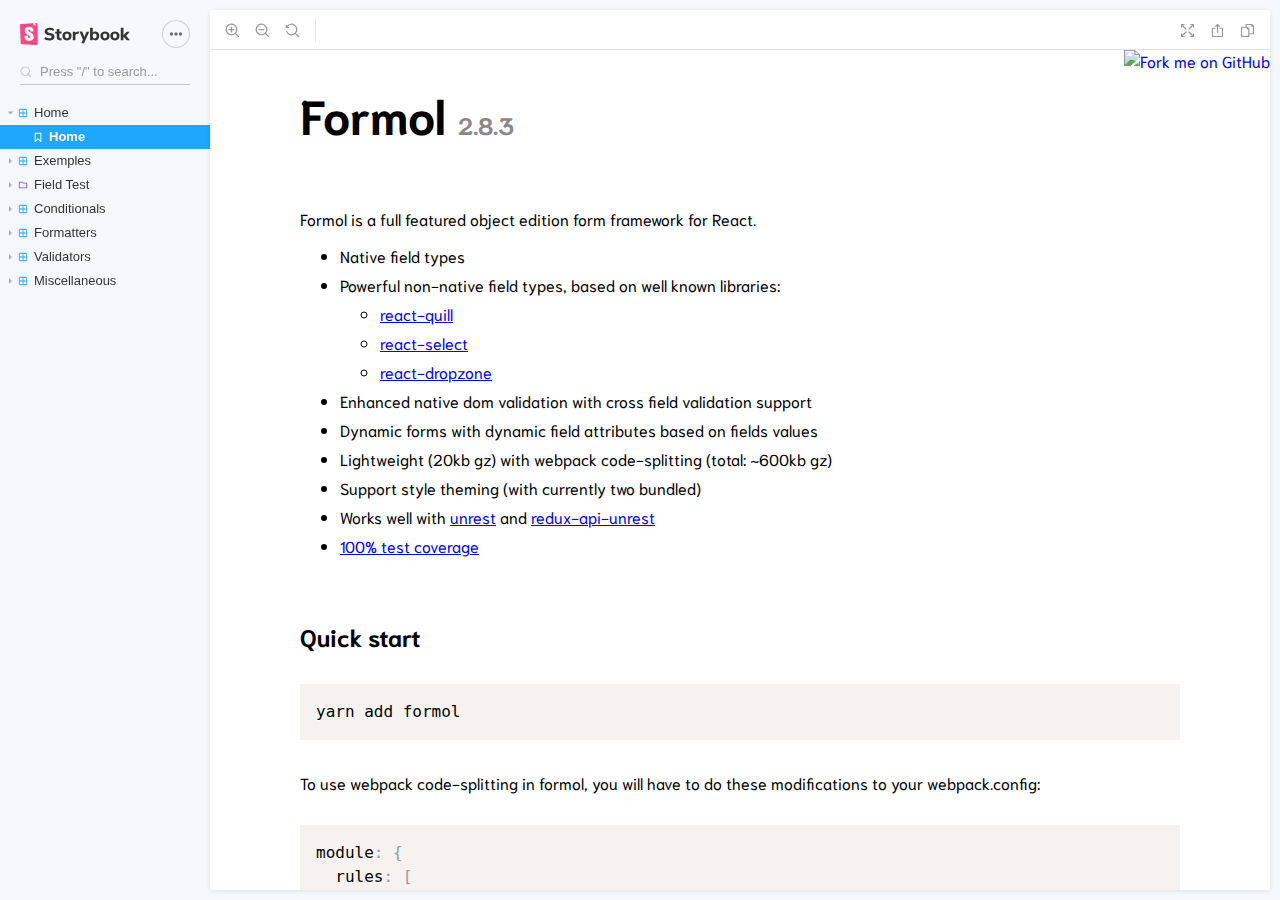
<file: index.html>
<!doctype html><html lang="en"><head><meta charset="utf-8"><title>Storybook</title><meta name="viewport" content="width=device-width,initial-scale=1"><style>html, body {
    overflow: hidden;
    height: 100%;
    width: 100%;
    margin: 0;
    padding: 0;
  }</style><script>/* globals window */
  /* eslint-disable no-underscore-dangle */
  try {
    if (window.top !== window) {
      window.__REACT_DEVTOOLS_GLOBAL_HOOK__ = window.top.__REACT_DEVTOOLS_GLOBAL_HOOK__;
    }
  } catch (e) {
    // eslint-disable-next-line no-console
    console.warn('unable to connect to top frame for connecting dev tools');
  }</script><style>#root[hidden],
      #docs-root[hidden] {
        display: none !important;
      }</style></head><body><div id="root"></div><div id="docs-root"></div><script>window['DOCS_MODE'] = false;</script><script src="runtime~main.411d3c3c7829aaabb366.bundle.js"></script><script src="vendors~main.f6c513a22ed403f8aaa6.bundle.js"></script><script src="main.91167ef62f311e407c0e.bundle.js"></script></body></html>
</file>
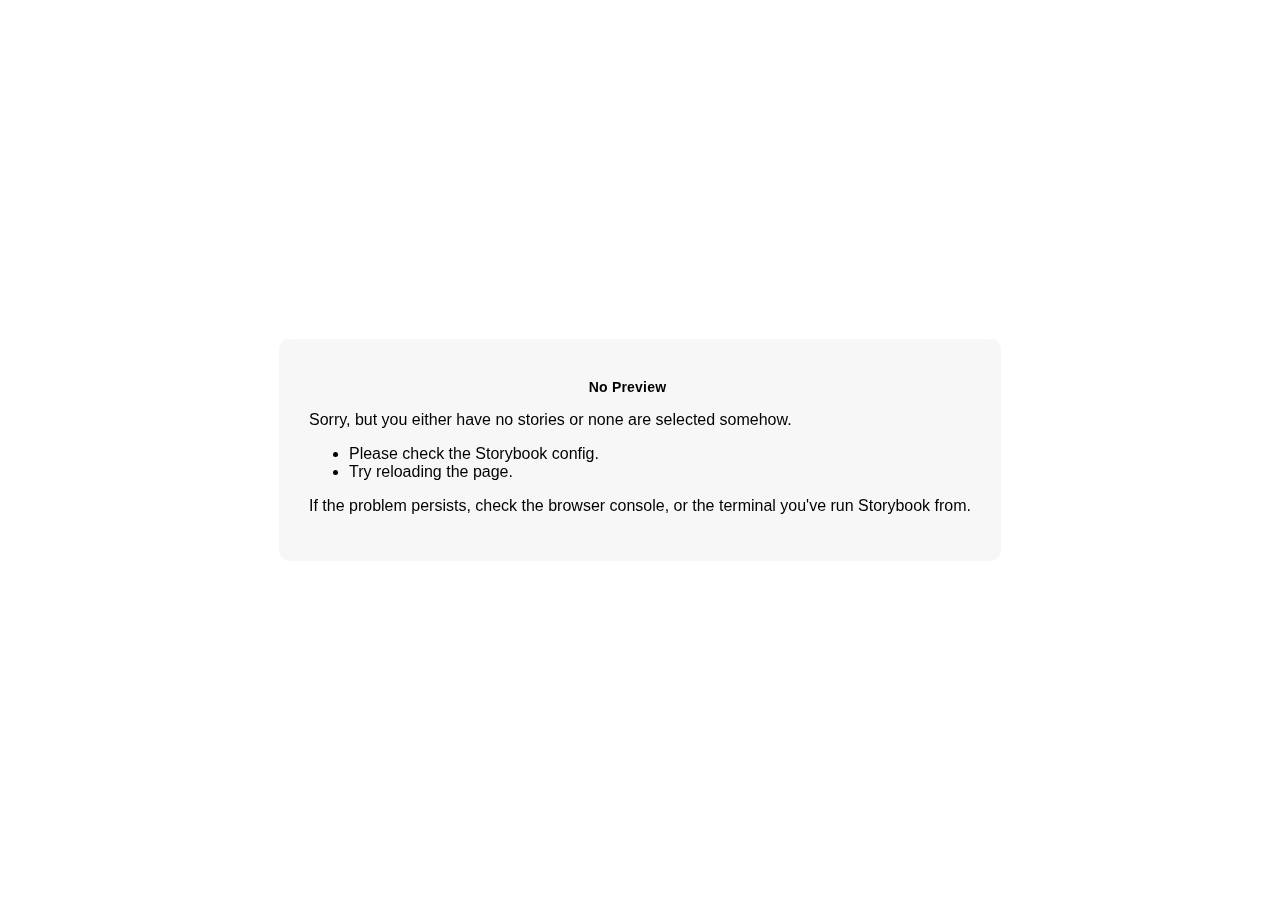
<file: iframe.html>
<!doctype html><html lang="en"><head><meta charset="utf-8"><title>Storybook</title><meta name="viewport" content="width=device-width,initial-scale=1"><base target="_parent"><style>:not(.sb-show-main) > .sb-main,
  :not(.sb-show-nopreview) > .sb-nopreview,
  :not(.sb-show-errordisplay) > .sb-errordisplay {
    display: none;
  }

  .sb-wrapper {
    position: fixed;
    top: 0;
    bottom: 0;
    left: 0;
    right: 0;
    padding: 20px;
    font-family: "Nunito Sans", -apple-system, ".SFNSText-Regular", "San Francisco", BlinkMacSystemFont, "Segoe UI", "Helvetica Neue", Helvetica, Arial, sans-serif;
    -webkit-font-smoothing: antialiased;
    overflow: auto;
  }

  .sb-heading {
    font-size: 14px;
    font-weight: 600;
    letter-spacing: 0.2px;
    margin: 10px 0;
    padding-right: 25px;
  }

  .sb-nopreview {
    display: flex;
    align-content: center;
    justify-content: center;
  }

  .sb-nopreview_main {
    margin: auto;
    padding: 30px;
    border-radius: 10px;
    background: rgba(0,0,0,0.03);
  }

  .sb-nopreview_heading {
    text-align: center;
  }

  .sb-errordisplay {
    border: 20px solid rgb(187, 49, 49);
    background: #222;
    color: #fff;
    z-index: 999999;
  }

  .sb-errordisplay_code {
    padding: 10px;
    background: #000;
    color: #eee;
    font-family: "Operator Mono", "Fira Code Retina", "Fira Code", "FiraCode-Retina", "Andale Mono", "Lucida Console", Consolas, Monaco, monospace;
  }

  .sb-errordisplay pre {
    white-space: pre-wrap;
  }</style><script>/* globals window */
  /* eslint-disable no-underscore-dangle */
  try {
    if (window.top !== window) {
      window.__REACT_DEVTOOLS_GLOBAL_HOOK__ = window.top.__REACT_DEVTOOLS_GLOBAL_HOOK__;
      window.__VUE_DEVTOOLS_GLOBAL_HOOK__ = window.top.__VUE_DEVTOOLS_GLOBAL_HOOK__;
      window.top.__VUE_DEVTOOLS_CONTEXT__ = window.document;
    }
  } catch (e) {
    // eslint-disable-next-line no-console
    console.warn('unable to connect to top frame for connecting dev tools');
  }</script><script>window.addEventListener('DOMContentLoaded', function() {
    var baseUrl = location.href.split('iframe.html')[0]
    window.themes = Array.prototype.slice
      .call(document.querySelectorAll('head > link'))
      .filter(link => link.href.endsWith('.css'))
      .reduce(function(themes, link) {
        var name = link.href.replace(baseUrl, '')
        if (name === 'default.css') {
          link.setAttribute('id', 'current-theme')
          themes.push(name)
        } else if (name != 'main.css') {
          link.parentNode.removeChild(link)
          themes.push(name)
        }
        return themes
      }, [])
  })</script><link href="main.css" rel="stylesheet"><link href="clean.css" rel="stylesheet"><link href="default.css" rel="stylesheet"><style>#root[hidden],
      #docs-root[hidden] {
        display: none !important;
      }</style></head><body><div class="sb-nopreview sb-wrapper"><div class="sb-nopreview_main"><h1 class="sb-nopreview_heading sb-heading">No Preview</h1><p>Sorry, but you either have no stories or none are selected somehow.</p><ul><li>Please check the Storybook config.</li><li>Try reloading the page.</li></ul><p>If the problem persists, check the browser console, or the terminal you've run Storybook from.</p></div></div><div class="sb-errordisplay sb-wrapper"><pre id="error-message" class="sb-heading"></pre><pre class="sb-errordisplay_code"><code id="error-stack"></code></pre></div><div id="root"></div><div id="docs-root"></div><script src="runtime~main.ea8967adf810c3cdd7b6.bundle.js"></script><script src="vendors~main.ea8967adf810c3cdd7b6.bundle.js"></script><script src="main.ea8967adf810c3cdd7b6.bundle.js"></script><script src="runtime~clean.ea8967adf810c3cdd7b6.bundle.js"></script><script src="clean.ea8967adf810c3cdd7b6.bundle.js"></script><script src="runtime~default.ea8967adf810c3cdd7b6.bundle.js"></script><script src="default.ea8967adf810c3cdd7b6.bundle.js"></script></body></html>
</file>
<file: main.css>
@import url(https://fonts.googleapis.com/css?family=Niramit);
.Home{font-family:"Niramit",sans-serif;margin:0 auto;max-width:55em;padding:0 1em}.Home__hero{font-size:3em}.Home__version{font-size:.5em;color:#888}.Home__nb{color:#222;font-style:italic}.Home article{margin:4em 0}.Home ul li{margin:.5em 0}.Home pre{margin:2em 0 !important}

/*# sourceMappingURL=main.css.map*/
</file>
<file: clean.css>
.Formol_Field,.Formol_Field--type-checkbox-set .Formol_FieldSet__label,.Formol_Field--type-radio-set .Formol_FieldSet__label{color:rgba(52,31,151,.35);margin:2em 0;max-width:100%;width:fit-content;width:-moz-fit-content;width:-webkit-fit-content}.Formol_Field .Formol_Field__label,.Formol_Field--type-checkbox-set .Formol_FieldSet__label .Formol_Field__label,.Formol_Field--type-radio-set .Formol_FieldSet__label .Formol_Field__label{border-color:rgba(52,31,151,.35)}.Formol_Field--required .Formol_Field__title::before{content:"* "}.Formol_Field--readOnly.Formol_Field--required .Formol_Field__title::before{display:none}.Formol_Field--readOnly .Formol_Field__title{font-size:.7em}.Formol_Field--readOnly .Formol_InputField,.Formol_Field--readOnly .Formol_TextAreaField,.Formol_Field--readOnly .Formol_PasswordField__wrapper,.Formol_Field--readOnly .Formol_FileField,.Formol_Field--readOnly .Formol_HTMLField{background-color:transparent;border-color:transparent;color:#222f3e;margin:0;padding:.75em 0}.Formol_Field--readOnly .Formol_Field--type-date__element[type=date],.Formol_Field--readOnly .Formol_Field--type-time__element[type=date]{-moz-appearance:textfield;border:none;clip-path:inset(0 17px 0 0);outline:none;outline:0}.Formol_Field--disabled{opacity:.75}.Formol_Field--disabled .Formol_Field__label,.Formol_Field--disabled .Formol_Field__label *{cursor:default}.Formol_Field:hover,.Formol_Field--type-checkbox-set .Formol_FieldSet__label:hover,.Formol_Field--type-radio-set .Formol_FieldSet__label:hover{color:#222f3e}.Formol_Field:hover .Formol_Field__label,.Formol_Field--type-checkbox-set .Formol_FieldSet__label:hover .Formol_Field__label,.Formol_Field--type-radio-set .Formol_FieldSet__label:hover .Formol_Field__label{border-color:#222f3e}.Formol_Field--modified,.Formol_Field--modified:hover{color:#222f3e}.Formol_Field--modified .Formol_Field__label,.Formol_Field--modified:hover .Formol_Field__label{border-color:#222f3e}.Formol_Field--focus,.Formol_Field--focus:hover{color:#341f97}.Formol_Field--focus .Formol_Field__label,.Formol_Field--focus:hover .Formol_Field__label{border-color:#341f97}.Formol_Field--focus *:focus,.Formol_Field--focus:hover *:focus{outline:transparent}.Formol_Field--error,.Formol_Field--error:hover{color:#e66767;box-shadow:none}.Formol_Field--error .Formol_Field__label,.Formol_Field--error:hover .Formol_Field__label{border-color:#e66767}.Formol_Field__label{color:inherit}.Formol_Field__title{color:inherit;display:flex;font-size:.85em;transition:color .2s;width:100%}.Formol_Field__title>svg{margin-left:.5em;min-width:1em}.Formol_Field__element,.Formol_SwitchButton input[type=checkbox]+label,.Formol_PasswordField__wrapper,.Formol_FileField,.Formol_Field--type-checkbox .Formol_Field__label,.Formol_Field--type-radio .Formol_Field__label,.Formol_Field--type-checkbox-set .Formol_FieldSet__label,.Formol_Field--type-radio-set .Formol_FieldSet__label,.Formol_Field--type-select-menu .Formol_SelectMenuField,.Formol_HTMLField,.Formol_Field--type-calendar .Formol_CalendarField{background-color:rgba(34,47,62,.01);border:solid 1px;border-color:inherit;border-radius:.15em;box-sizing:border-box;box-shadow:none;color:#222f3e;font:inherit;margin:.5em 0;max-width:100%;padding:.75em;transition:border-color .2s}.Formol_Field__unit{display:inline-block;margin-left:.75em}.Formol_Field__error-text{font-size:.85em;font-style:italic}.Formol_Field__error-text::before{background-color:currentColor;content:"";display:inline-block;height:1px;margin-right:.5em;vertical-align:middle;width:1em}.Formol_Formol{box-shadow:-1px 0 0 transparent;box-sizing:border-box;color:#222f3e;padding-left:0;font-size:1em;transition:box-shadow 250ms 250ms,opacity 500ms ease-in,padding 250ms}.Formol_Formol--errors{box-shadow:-1px 0 0 #e66767;padding-left:1em}.Formol_Formol--loading{opacity:.5}.Formol_Formol .Formol_Formol__submit,.Formol_Formol .Formol_Formol__cancel{cursor:pointer;font:inherit}.Formol_Formol .Formol_Formol__submit:disabled,.Formol_Formol .Formol_Formol__cancel:disabled{cursor:not-allowed}.Formol_Formol .Formol_Formol__submit{margin-right:1.5em;margin-top:2em}.Formol_Formol .Formol_Formol__cancel{background:0;border:0;font-size:.85em;margin-bottom:4em;padding:0}.Formol_Inliner{margin:-1em 0}.Formol_Inliner .Formol_Field,.Formol_Inliner .Formol_Field--type-checkbox-set .Formol_FieldSet__label,.Formol_Field--type-checkbox-set .Formol_Inliner .Formol_FieldSet__label,.Formol_Inliner .Formol_Field--type-radio-set .Formol_FieldSet__label,.Formol_Field--type-radio-set .Formol_Inliner .Formol_FieldSet__label{display:inline-block;margin:1em 0;vertical-align:top}.Formol_Inliner .Formol_Field:not(:last-of-type),.Formol_Inliner .Formol_Field--type-checkbox-set .Formol_FieldSet__label:not(:last-of-type),.Formol_Field--type-checkbox-set .Formol_Inliner .Formol_FieldSet__label:not(:last-of-type),.Formol_Inliner .Formol_Field--type-radio-set .Formol_FieldSet__label:not(:last-of-type),.Formol_Field--type-radio-set .Formol_Inliner .Formol_FieldSet__label:not(:last-of-type){margin-right:1em}.Formol_Field--type-calendar .Formol_CalendarField__field{border:0;margin:0;padding:0}.Formol_Field--readOnly .Formol_CalendarField{background-color:transparent;border-color:transparent;color:#222f3e;margin:0;padding:.75em 0}.Formol_HTMLField{cursor:text;padding:0;position:relative;width:50em}.Formol_HTMLField__hidden-input{bottom:0;height:0;left:0;margin:auto !important;opacity:0;position:absolute;right:0;width:0;z-index:-1}.Formol_HTMLField .quill{border-color:inherit}.Formol_HTMLField .quill .ql-container{border-bottom-color:inherit;margin:0;border:none}.Formol_HTMLField .quill .ql-container .ql-editor{max-height:50vh;min-height:8em;overflow:auto}.Formol_HTMLField .quill .ql-toolbar{border-top:0;border-left:0;border-right:0;border-bottom-color:inherit}.Formol_HTMLField img{max-width:100%}.Formol_Field--readOnly .ql-editor,.Formol_Field--disabled .ql-editor{min-height:auto}.Formol_Field--readOnly .ql-toolbar,.Formol_Field--disabled .ql-toolbar{display:none}.Formol_Field--type-select-menu{max-width:100%;width:25em}.Formol_Field--type-select-menu .Formol_SelectMenuField{box-shadow:none;color:inherit;padding:0;position:relative}.Formol_Field--type-select-menu .Formol_SelectMenuField__hidden-input{bottom:0;height:0;left:0;margin:auto !important;opacity:0;position:absolute;right:0;width:0;z-index:-1}.Formol_Field--type-select-menu .Formol_SelectMenuField__control{border:0;box-shadow:none}.Formol_Field--type-select-menu .Formol_SelectMenuField__menu{border:solid 1px #341f97;box-shadow:none}.Formol_Field--readOnly .Select-control{background-color:transparent;border-color:transparent;color:#222f3e;margin:0;padding:.75em 0}.Formol_Field--readOnly .Select-value{padding:0 !important}.Formol_Field--readOnly .Select.is-disabled>.Select-control{background-color:transparent}.Formol_Field--type-checkbox .Formol_Field__label,.Formol_Field--type-radio .Formol_Field__label,.Formol_Field--type-checkbox-set .Formol_FieldSet__label,.Formol_Field--type-radio-set .Formol_FieldSet__label{align-items:center;color:rgba(52,31,151,.35);cursor:pointer;display:inline-flex;transition:color .2s,border-color .2s}.Formol_Field--type-checkbox .Formol_Field__label--on,.Formol_Field--type-checkbox .Formol_Field__label--on:hover,.Formol_Field--type-radio .Formol_Field__label--on,.Formol_Field--type-radio .Formol_Field__label--on:hover,.Formol_Field--type-checkbox-set .Formol_FieldSet__label--on,.Formol_Field--type-checkbox-set .Formol_FieldSet__label--on:hover,.Formol_Field--type-radio-set .Formol_FieldSet__label--on,.Formol_Field--type-radio-set .Formol_FieldSet__label--on:hover{color:#222f3e}.Formol_Field--type-checkbox .Formol_Field__title,.Formol_Field--type-radio .Formol_Field__title,.Formol_Field--type-checkbox-set .Formol_FieldSet__title,.Formol_Field--type-radio-set .Formol_FieldSet__title{font-size:1em;margin-left:.5em;order:1}.Formol_Field--type-checkbox-set .Formol_FieldSet,.Formol_Field--type-radio-set .Formol_FieldSet{border:0;margin:.5em 0;padding:0}.Formol_Field--type-checkbox-set .Formol_FieldSet__label--focus,.Formol_Field--type-checkbox-set .Formol_FieldSet__label--focus:hover,.Formol_Field--type-radio-set .Formol_FieldSet__label--focus,.Formol_Field--type-radio-set .Formol_FieldSet__label--focus:hover{color:#341f97}.Formol_Field--type-checkbox-set .Formol_FieldSet .Formol_FieldSet__label,.Formol_Field--type-radio-set .Formol_FieldSet .Formol_FieldSet__label{margin:0 calc(2em / 2) calc(2em / 2) 0}.Formol_BooleanField{margin:0}.Formol_Field--type-checkbox.Formol_Field--readOnly .Formol_Field__label,.Formol_Field--type-radio.Formol_Field--readOnly .Formol_Field__label,.Formol_Field--type-checkbox-set.Formol_Field--readOnly .Formol_FieldSet__label,.Formol_Field--type-radio-set.Formol_Field--readOnly .Formol_FieldSet__label{display:none}.Formol_Field--type-checkbox.Formol_Field--readOnly .Formol_Field__label--on,.Formol_Field--type-radio.Formol_Field--readOnly .Formol_Field__label--on,.Formol_Field--type-checkbox-set.Formol_Field--readOnly .Formol_FieldSet__label--on,.Formol_Field--type-radio-set.Formol_Field--readOnly .Formol_FieldSet__label--on{background-color:transparent;border-color:transparent;color:#222f3e;margin:0;padding:.75em 0;display:inline-flex;margin:0 calc(2em / 2) calc(2em / 2) 0}.Formol_Field--type-checkbox.Formol_Field--disabled .Formol_Field__label,.Formol_Field--type-radio.Formol_Field--disabled .Formol_Field__label,.Formol_Field--type-checkbox-set.Formol_Field--disabled .Formol_FieldSet__label,.Formol_Field--type-radio-set.Formol_Field--disabled .Formol_FieldSet__label{cursor:default}.Formol_Field--type-color .Formol_Field__element,.Formol_Field--type-color .Formol_SwitchButton input[type=checkbox]+label,.Formol_SwitchButton .Formol_Field--type-color input[type=checkbox]+label,.Formol_Field--type-color .Formol_PasswordField__wrapper,.Formol_Field--type-color .Formol_FileField,.Formol_Field--type-color .Formol_Field--type-calendar .Formol_CalendarField,.Formol_Field--type-calendar .Formol_Field--type-color .Formol_CalendarField,.Formol_Field--type-color .Formol_HTMLField,.Formol_Field--type-color .Formol_Field--type-select-menu .Formol_SelectMenuField,.Formol_Field--type-select-menu .Formol_Field--type-color .Formol_SelectMenuField,.Formol_Field--type-color .Formol_Field--type-checkbox .Formol_Field__label,.Formol_Field--type-checkbox .Formol_Field--type-color .Formol_Field__label,.Formol_Field--type-color .Formol_Field--type-radio .Formol_Field__label,.Formol_Field--type-radio .Formol_Field--type-color .Formol_Field__label,.Formol_Field--type-color .Formol_Field--type-checkbox-set .Formol_FieldSet__label,.Formol_Field--type-checkbox-set .Formol_Field--type-color .Formol_FieldSet__label,.Formol_Field--type-color .Formol_Field--type-radio-set .Formol_FieldSet__label,.Formol_Field--type-radio-set .Formol_Field--type-color .Formol_FieldSet__label{box-sizing:content-box;cursor:pointer;height:1.5em;width:1.5em}.Formol_Field--type-color.Formol_Field--disabled .Formol_Field__element,.Formol_Field--type-color.Formol_Field--disabled .Formol_SwitchButton input[type=checkbox]+label,.Formol_SwitchButton .Formol_Field--type-color.Formol_Field--disabled input[type=checkbox]+label,.Formol_Field--type-color.Formol_Field--disabled .Formol_PasswordField__wrapper,.Formol_Field--type-color.Formol_Field--disabled .Formol_FileField,.Formol_Field--type-color.Formol_Field--disabled .Formol_Field--type-calendar .Formol_CalendarField,.Formol_Field--type-calendar .Formol_Field--type-color.Formol_Field--disabled .Formol_CalendarField,.Formol_Field--type-color.Formol_Field--disabled .Formol_HTMLField,.Formol_Field--type-color.Formol_Field--disabled .Formol_Field--type-select-menu .Formol_SelectMenuField,.Formol_Field--type-select-menu .Formol_Field--type-color.Formol_Field--disabled .Formol_SelectMenuField,.Formol_Field--type-color.Formol_Field--disabled .Formol_Field--type-checkbox .Formol_Field__label,.Formol_Field--type-checkbox .Formol_Field--type-color.Formol_Field--disabled .Formol_Field__label,.Formol_Field--type-color.Formol_Field--disabled .Formol_Field--type-radio .Formol_Field__label,.Formol_Field--type-radio .Formol_Field--type-color.Formol_Field--disabled .Formol_Field__label,.Formol_Field--type-color.Formol_Field--disabled .Formol_Field--type-checkbox-set .Formol_FieldSet__label,.Formol_Field--type-checkbox-set .Formol_Field--type-color.Formol_Field--disabled .Formol_FieldSet__label,.Formol_Field--type-color.Formol_Field--disabled .Formol_Field--type-radio-set .Formol_FieldSet__label,.Formol_Field--type-radio-set .Formol_Field--type-color.Formol_Field--disabled .Formol_FieldSet__label{cursor:default}.Formol_Field--type-file{max-width:100%;width:50em}.Formol_FileField{border-style:dashed;color:inherit;padding:0;position:relative;width:100%}.Formol_FileField__hidden-input{bottom:0;height:0;left:0;margin:auto !important;opacity:0;position:absolute;right:0;width:0;z-index:-1}.Formol_FileField__dropzone>input[type=file]{display:block !important;bottom:0;height:0;left:0;margin:auto !important;opacity:0;position:absolute;right:0;width:0;z-index:-1}.Formol_FileField__placeholder{align-items:flex-start;cursor:pointer;display:flex;flex-wrap:wrap;transition:color .2s;width:100%}.Formol_FileField__placeholder>svg{display:block;font-size:2em;margin:1em auto .1em;width:100%}.Formol_FileField__placeholder>span{display:block;font-size:.85em;margin:0 auto 3em}.Formol_FileField__previews{align-items:flex-start;display:flex;flex-wrap:wrap}.Formol_FileField__preview{border:solid 1px;margin:1em;min-width:8em;max-width:10em;position:relative;color:#222f3e}.Formol_FileField__preview img{max-width:100%}.Formol_FileField__preview-caption{box-sizing:border-box;border-top:solid 1px;font-size:.75em;padding:.5em}.Formol_FileField__preview-name,.Formol_FileField__preview-size,.Formol_FileField__preview-type{display:block;margin:.25rem .5rem}.Formol_FileField__preview-name{line-height:1.5;max-height:calc(1em * 1.5);overflow:hidden;text-overflow:ellipsis;transition:max-height .25s;width:calc(100% - 1rem)}.Formol_FileField__preview-name:hover{max-height:10em}.Formol_FileField__preview--error{color:#e66767}.Formol_FileField__close{border:solid 1px;cursor:pointer;font-size:0;background-color:#fff;padding:0;position:absolute;right:-1px;top:-1px;transition:background-color .25s}.Formol_FileField__close svg{font-size:1rem;margin:.5em}.Formol_FileField__image-delete{min-height:3em}.Formol_Field--readOnly .Formol_FileField__preview{margin-left:0;margin-top:0}.Formol_Field--readOnly.Formol_Field--type-number .Formol_Field__element[type=number],.Formol_Field--readOnly.Formol_Field--type-number .Formol_SwitchButton input[type=checkbox]+label[type=number],.Formol_SwitchButton .Formol_Field--readOnly.Formol_Field--type-number input[type=checkbox]+label[type=number],.Formol_Field--readOnly.Formol_Field--type-number [type=number].Formol_PasswordField__wrapper,.Formol_Field--readOnly.Formol_Field--type-number .Formol_Field--type-calendar [type=number].Formol_CalendarField,.Formol_Field--type-calendar .Formol_Field--readOnly.Formol_Field--type-number [type=number].Formol_CalendarField,.Formol_Field--readOnly.Formol_Field--type-number [type=number].Formol_HTMLField,.Formol_Field--readOnly.Formol_Field--type-number .Formol_Field--type-select-menu [type=number].Formol_SelectMenuField,.Formol_Field--type-select-menu .Formol_Field--readOnly.Formol_Field--type-number [type=number].Formol_SelectMenuField,.Formol_Field--readOnly.Formol_Field--type-number .Formol_Field--type-checkbox [type=number].Formol_Field__label,.Formol_Field--type-checkbox .Formol_Field--readOnly.Formol_Field--type-number [type=number].Formol_Field__label,.Formol_Field--readOnly.Formol_Field--type-number .Formol_Field--type-radio [type=number].Formol_Field__label,.Formol_Field--type-radio .Formol_Field--readOnly.Formol_Field--type-number [type=number].Formol_Field__label,.Formol_Field--readOnly.Formol_Field--type-number .Formol_Field--type-checkbox-set [type=number].Formol_FieldSet__label,.Formol_Field--type-checkbox-set .Formol_Field--readOnly.Formol_Field--type-number [type=number].Formol_FieldSet__label,.Formol_Field--readOnly.Formol_Field--type-number .Formol_Field--type-radio-set [type=number].Formol_FieldSet__label,.Formol_Field--type-radio-set .Formol_Field--readOnly.Formol_Field--type-number [type=number].Formol_FieldSet__label,.Formol_Field--readOnly.Formol_Field--type-number [type=number].Formol_FileField{-moz-appearance:textfield}.Formol_PasswordField{width:calc(100% - 1.75em)}.Formol_PasswordField__wrapper{cursor:text;max-width:100%;position:relative}.Formol_PasswordField__wrapper .Formol_Field__element,.Formol_PasswordField__wrapper .Formol_SwitchButton input[type=checkbox]+label,.Formol_SwitchButton .Formol_PasswordField__wrapper input[type=checkbox]+label,.Formol_PasswordField__wrapper .Formol_Field--type-calendar .Formol_CalendarField,.Formol_Field--type-calendar .Formol_PasswordField__wrapper .Formol_CalendarField,.Formol_PasswordField__wrapper .Formol_HTMLField,.Formol_PasswordField__wrapper .Formol_Field--type-select-menu .Formol_SelectMenuField,.Formol_Field--type-select-menu .Formol_PasswordField__wrapper .Formol_SelectMenuField,.Formol_PasswordField__wrapper .Formol_Field--type-checkbox .Formol_Field__label,.Formol_Field--type-checkbox .Formol_PasswordField__wrapper .Formol_Field__label,.Formol_PasswordField__wrapper .Formol_Field--type-radio .Formol_Field__label,.Formol_Field--type-radio .Formol_PasswordField__wrapper .Formol_Field__label,.Formol_PasswordField__wrapper .Formol_Field--type-checkbox-set .Formol_FieldSet__label,.Formol_Field--type-checkbox-set .Formol_PasswordField__wrapper .Formol_FieldSet__label,.Formol_PasswordField__wrapper .Formol_Field--type-radio-set .Formol_FieldSet__label,.Formol_Field--type-radio-set .Formol_PasswordField__wrapper .Formol_FieldSet__label,.Formol_PasswordField__wrapper .Formol_FileField,.Formol_PasswordField__wrapper .Formol_PasswordField__wrapper{border:0;margin:0;padding:0}.Formol_PasswordField__eye{align-items:center;background-color:transparent;border:0;cursor:pointer;display:flex;opacity:.75;padding:0;position:absolute;right:.25em;transition:opacity .2s;transform:translateY(-50%);top:50%;z-index:2}.Formol_PasswordField__eye svg{background-color:rgba(52,31,151,.35);border-radius:100%;padding:.45em}.Formol_PasswordField__eye:hover{opacity:1}.Formol_PasswordStrengthField__description{font-size:.85em;margin:.35em 0;transition:color 250ms}.Formol_PasswordStrengthField__strength{height:.15em;transition:background-color 250ms,width 250ms}.Formol_PasswordStrengthField--score-0 .Formol_PasswordStrengthField__strength{background-color:rgba(52,31,151,.35);width:10%}.Formol_PasswordStrengthField--score-0 .Formol_PasswordStrengthField__description{color:rgba(52,31,151,.35)}.Formol_PasswordStrengthField--score-1 .Formol_PasswordStrengthField__strength{background-color:rgba(52,31,151,.35);width:28%}.Formol_PasswordStrengthField--score-1 .Formol_PasswordStrengthField__description{color:rgba(52,31,151,.35)}.Formol_PasswordStrengthField--score-2 .Formol_PasswordStrengthField__strength{background-color:#222f3e;width:46%}.Formol_PasswordStrengthField--score-2 .Formol_PasswordStrengthField__description{color:#222f3e}.Formol_PasswordStrengthField--score-3 .Formol_PasswordStrengthField__strength{background-color:#222f3e;width:64%}.Formol_PasswordStrengthField--score-3 .Formol_PasswordStrengthField__description{color:#222f3e}.Formol_PasswordStrengthField--score-4 .Formol_PasswordStrengthField__strength{background-color:#341f97;width:82%}.Formol_PasswordStrengthField--score-4 .Formol_PasswordStrengthField__description{color:#341f97}.Formol_PasswordStrengthField--score-5 .Formol_PasswordStrengthField__strength{background-color:#341f97;width:100%}.Formol_PasswordStrengthField--score-5 .Formol_PasswordStrengthField__description{color:#341f97}.Formol_Field--readOnly .Formol_PasswordStrengthField__strength,.Formol_Field--readOnly .Formol_PasswordStrengthField__description{display:none}.Formol_Preview{display:block;margin:0 auto;max-height:15em;max-width:100%}.Formol_Field--type-range .Formol_Field--focus{color:#341f97}.Formol_Field--type-range .Formol_Field__element,.Formol_Field--type-range .Formol_SwitchButton input[type=checkbox]+label,.Formol_SwitchButton .Formol_Field--type-range input[type=checkbox]+label,.Formol_Field--type-range .Formol_Field--type-calendar .Formol_CalendarField,.Formol_Field--type-calendar .Formol_Field--type-range .Formol_CalendarField,.Formol_Field--type-range .Formol_HTMLField,.Formol_Field--type-range .Formol_Field--type-select-menu .Formol_SelectMenuField,.Formol_Field--type-select-menu .Formol_Field--type-range .Formol_SelectMenuField,.Formol_Field--type-range .Formol_Field--type-checkbox .Formol_Field__label,.Formol_Field--type-checkbox .Formol_Field--type-range .Formol_Field__label,.Formol_Field--type-range .Formol_Field--type-radio .Formol_Field__label,.Formol_Field--type-radio .Formol_Field--type-range .Formol_Field__label,.Formol_Field--type-range .Formol_Field--type-checkbox-set .Formol_FieldSet__label,.Formol_Field--type-checkbox-set .Formol_Field--type-range .Formol_FieldSet__label,.Formol_Field--type-range .Formol_Field--type-radio-set .Formol_FieldSet__label,.Formol_Field--type-radio-set .Formol_Field--type-range .Formol_FieldSet__label,.Formol_Field--type-range .Formol_FileField,.Formol_Field--type-range .Formol_PasswordField__wrapper{background-color:transparent;color:inherit}.Formol_RangeField{align-items:center;display:flex;margin:2em 0 calc(2em + 1.5em)}.Formol_RangeField__range{border:0;padding:0}.Formol_RangeField__value-wrapper{color:inherit;margin:0 .5em;position:relative;transition:color .25s}.Formol_RangeField__value{left:0;text-align:center;top:100%;width:100%;position:absolute}.Formol_RangeField__min,.Formol_RangeField__max{font-size:.8em}.Formol_Field--type-switch .Formol_Field__label>.Formol_Field__element,.Formol_Field--type-switch .Formol_SwitchButton .Formol_Field__label>input[type=checkbox]+label,.Formol_SwitchButton .Formol_Field--type-switch .Formol_Field__label>input[type=checkbox]+label,.Formol_Field--type-switch .Formol_Field--type-calendar .Formol_Field__label>.Formol_CalendarField,.Formol_Field--type-calendar .Formol_Field--type-switch .Formol_Field__label>.Formol_CalendarField,.Formol_Field--type-switch .Formol_Field__label>.Formol_HTMLField,.Formol_Field--type-switch .Formol_Field--type-select-menu .Formol_Field__label>.Formol_SelectMenuField,.Formol_Field--type-select-menu .Formol_Field--type-switch .Formol_Field__label>.Formol_SelectMenuField,.Formol_Field--type-switch .Formol_Field--type-checkbox .Formol_Field__label>.Formol_Field__label,.Formol_Field--type-checkbox .Formol_Field--type-switch .Formol_Field__label>.Formol_Field__label,.Formol_Field--type-switch .Formol_Field--type-radio .Formol_Field__label>.Formol_Field__label,.Formol_Field--type-radio .Formol_Field--type-switch .Formol_Field__label>.Formol_Field__label,.Formol_Field--type-switch .Formol_Field--type-checkbox-set .Formol_Field__label>.Formol_FieldSet__label,.Formol_Field--type-checkbox-set .Formol_Field--type-switch .Formol_Field__label>.Formol_FieldSet__label,.Formol_Field--type-switch .Formol_Field--type-radio-set .Formol_Field__label>.Formol_FieldSet__label,.Formol_Field--type-radio-set .Formol_Field--type-switch .Formol_Field__label>.Formol_FieldSet__label,.Formol_Field--type-switch .Formol_Field__label>.Formol_FileField,.Formol_Field--type-switch .Formol_Field__label>.Formol_PasswordField__wrapper{background-color:transparent;border:0;color:inherit;margin:.75em 0;padding:0}.Formol_Field--type-switch .Formol_Field__label--on{color:#222f3e}.Formol_Field--type-switch .Formol_Field__label--on input[type=checkbox]+label::after{color:#341f97}.Formol_Field--type-switch label{cursor:pointer;display:inline-block}.Formol_SwitchButton{position:relative;margin:1em 0}.Formol_SwitchButton input[type=checkbox]+label{align-items:center;border-radius:1em !important;color:inherit;display:inline-flex;flex-direction:row;height:1.5em;margin:0 .5em;padding:.25em;user-select:none;vertical-align:middle;width:3em}.Formol_SwitchButton input[type=checkbox]+label::after{background-color:currentColor;border-radius:1em;content:"";display:block;height:1em;transition:all .4s;width:1em}.Formol_SwitchButton input[type=checkbox]:checked+label::after{margin-left:1.4em}.Formol_SwitchButton input[type=checkbox]{bottom:0;height:0;left:0;margin:auto !important;opacity:0;position:absolute;right:0;width:0;z-index:-1}.Formol_Field--type-area .Formol_Field__element,.Formol_Field--type-area .Formol_Field--type-calendar .Formol_CalendarField,.Formol_Field--type-calendar .Formol_Field--type-area .Formol_CalendarField,.Formol_Field--type-area .Formol_HTMLField,.Formol_Field--type-area .Formol_Field--type-select-menu .Formol_SelectMenuField,.Formol_Field--type-select-menu .Formol_Field--type-area .Formol_SelectMenuField,.Formol_Field--type-area .Formol_Field--type-checkbox .Formol_Field__label,.Formol_Field--type-checkbox .Formol_Field--type-area .Formol_Field__label,.Formol_Field--type-area .Formol_Field--type-radio .Formol_Field__label,.Formol_Field--type-radio .Formol_Field--type-area .Formol_Field__label,.Formol_Field--type-area .Formol_Field--type-checkbox-set .Formol_FieldSet__label,.Formol_Field--type-checkbox-set .Formol_Field--type-area .Formol_FieldSet__label,.Formol_Field--type-area .Formol_Field--type-radio-set .Formol_FieldSet__label,.Formol_Field--type-radio-set .Formol_Field--type-area .Formol_FieldSet__label,.Formol_Field--type-area .Formol_FileField,.Formol_Field--type-area .Formol_PasswordField__wrapper,.Formol_Field--type-area .Formol_SwitchButton input[type=checkbox]+label,.Formol_SwitchButton .Formol_Field--type-area input[type=checkbox]+label{max-width:100%;width:50em}.Formol_Field:hover .Formol_Field__title::after,.Formol_Field--type-checkbox-set .Formol_FieldSet__label:hover .Formol_Field__title::after,.Formol_Field--type-radio-set .Formol_FieldSet__label:hover .Formol_Field__title::after,.Formol_Field--modified .Formol_Field__title::after,.Formol_Field--focus .Formol_Field__title::after,.Formol_Field--error .Formol_Field__title::after{opacity:1}.Formol_Field__title::after{color:inherit;content:"•";display:inline-block;font-size:1.75em;line-height:0;margin-left:.25em;opacity:.15;transition:opacity .2s;vertical-align:middle}.Formol_Field__element,.Formol_Field--type-calendar .Formol_CalendarField,.Formol_HTMLField,.Formol_Field--type-select-menu .Formol_SelectMenuField,.Formol_Field--type-checkbox .Formol_Field__label,.Formol_Field--type-radio .Formol_Field__label,.Formol_Field--type-checkbox-set .Formol_FieldSet__label,.Formol_Field--type-radio-set .Formol_FieldSet__label,.Formol_FileField,.Formol_PasswordField__wrapper,.Formol_SwitchButton input[type=checkbox]+label{border-width:0;border-bottom-width:2px;border-radius:0;transition:background-color .2s,border-color .2s}.Formol_Formol{font-family:sans-serif}.Formol_Field--type-switch input[type=checkbox]+label{border:solid 2px}

/*# sourceMappingURL=clean.css.map*/
</file>
<file: default.css>
.Formol_Field,.Formol_Field--type-checkbox-set .Formol_FieldSet__label,.Formol_Field--type-radio-set .Formol_FieldSet__label{color:rgba(89,98,117,.65);margin:1.5em 0;max-width:100%;width:fit-content;width:-moz-fit-content;width:-webkit-fit-content}.Formol_Field .Formol_Field__label,.Formol_Field--type-checkbox-set .Formol_FieldSet__label .Formol_Field__label,.Formol_Field--type-radio-set .Formol_FieldSet__label .Formol_Field__label{border-color:rgba(89,98,117,.65)}.Formol_Field--required .Formol_Field__title::before{content:"* "}.Formol_Field--readOnly.Formol_Field--required .Formol_Field__title::before{display:none}.Formol_Field--readOnly .Formol_Field__title{font-size:.7em}.Formol_Field--readOnly .Formol_InputField,.Formol_Field--readOnly .Formol_TextAreaField,.Formol_Field--readOnly .Formol_PasswordField__wrapper,.Formol_Field--readOnly .Formol_FileField,.Formol_Field--readOnly .Formol_HTMLField{background-color:transparent;border-color:transparent;color:#596275;margin:0;padding:.75em 0}.Formol_Field--readOnly .Formol_Field--type-date__element[type=date],.Formol_Field--readOnly .Formol_Field--type-time__element[type=date]{-moz-appearance:textfield;border:none;clip-path:inset(0 17px 0 0);outline:none;outline:0}.Formol_Field--disabled{opacity:.75}.Formol_Field--disabled .Formol_Field__label,.Formol_Field--disabled .Formol_Field__label *{cursor:default}.Formol_Field:hover,.Formol_Field--type-checkbox-set .Formol_FieldSet__label:hover,.Formol_Field--type-radio-set .Formol_FieldSet__label:hover{color:#596275}.Formol_Field:hover .Formol_Field__label,.Formol_Field--type-checkbox-set .Formol_FieldSet__label:hover .Formol_Field__label,.Formol_Field--type-radio-set .Formol_FieldSet__label:hover .Formol_Field__label{border-color:#596275}.Formol_Field--modified,.Formol_Field--modified:hover{color:#596275}.Formol_Field--modified .Formol_Field__label,.Formol_Field--modified:hover .Formol_Field__label{border-color:#596275}.Formol_Field--focus,.Formol_Field--focus:hover{color:#546de5}.Formol_Field--focus .Formol_Field__label,.Formol_Field--focus:hover .Formol_Field__label{border-color:#546de5}.Formol_Field--focus *:focus,.Formol_Field--focus:hover *:focus{outline:transparent}.Formol_Field--error,.Formol_Field--error:hover{color:#e66767;box-shadow:none}.Formol_Field--error .Formol_Field__label,.Formol_Field--error:hover .Formol_Field__label{border-color:#e66767}.Formol_Field__label{color:inherit}.Formol_Field__title{color:inherit;display:flex;font-size:.85em;transition:color .2s;width:100%}.Formol_Field__title>svg{margin-left:.5em;min-width:1em}.Formol_Field__element,.Formol_SwitchButton input[type=checkbox]+label,.Formol_PasswordField__wrapper,.Formol_FileField,.Formol_Field--type-checkbox .Formol_Field__label,.Formol_Field--type-radio .Formol_Field__label,.Formol_Field--type-checkbox-set .Formol_FieldSet__label,.Formol_Field--type-radio-set .Formol_FieldSet__label,.Formol_Field--type-select-menu .Formol_SelectMenuField,.Formol_HTMLField,.Formol_Field--type-calendar .Formol_CalendarField{background-color:transparent;border:solid 1px;border-color:inherit;border-radius:.15em;box-sizing:border-box;box-shadow:none;color:#596275;font:inherit;margin:.5em 0;max-width:100%;padding:.75em;transition:border-color .2s}.Formol_Field__unit{display:inline-block;margin-left:.75em}.Formol_Field__error-text{font-size:.85em;font-style:italic}.Formol_Field__error-text::before{background-color:currentColor;content:"";display:inline-block;height:1px;margin-right:.5em;vertical-align:middle;width:1em}.Formol_Formol{box-shadow:-1px 0 0 transparent;box-sizing:border-box;color:#596275;padding-left:0;font-size:1em;transition:box-shadow 250ms 250ms,opacity 500ms ease-in,padding 250ms}.Formol_Formol--errors{box-shadow:-1px 0 0 #e66767;padding-left:1em}.Formol_Formol--loading{opacity:.5}.Formol_Formol .Formol_Formol__submit,.Formol_Formol .Formol_Formol__cancel{cursor:pointer;font:inherit}.Formol_Formol .Formol_Formol__submit:disabled,.Formol_Formol .Formol_Formol__cancel:disabled{cursor:not-allowed}.Formol_Formol .Formol_Formol__submit{margin-right:1.5em;margin-top:2em}.Formol_Formol .Formol_Formol__cancel{background:0;border:0;font-size:.85em;margin-bottom:3em;padding:0}.Formol_Inliner{margin:-0.75em 0}.Formol_Inliner .Formol_Field,.Formol_Inliner .Formol_Field--type-checkbox-set .Formol_FieldSet__label,.Formol_Field--type-checkbox-set .Formol_Inliner .Formol_FieldSet__label,.Formol_Inliner .Formol_Field--type-radio-set .Formol_FieldSet__label,.Formol_Field--type-radio-set .Formol_Inliner .Formol_FieldSet__label{display:inline-block;margin:.75em 0;vertical-align:top}.Formol_Inliner .Formol_Field:not(:last-of-type),.Formol_Inliner .Formol_Field--type-checkbox-set .Formol_FieldSet__label:not(:last-of-type),.Formol_Field--type-checkbox-set .Formol_Inliner .Formol_FieldSet__label:not(:last-of-type),.Formol_Inliner .Formol_Field--type-radio-set .Formol_FieldSet__label:not(:last-of-type),.Formol_Field--type-radio-set .Formol_Inliner .Formol_FieldSet__label:not(:last-of-type){margin-right:1em}.Formol_Field--type-calendar .Formol_CalendarField__field{border:0;margin:0;padding:0}.Formol_Field--readOnly .Formol_CalendarField{background-color:transparent;border-color:transparent;color:#596275;margin:0;padding:.75em 0}.Formol_HTMLField{cursor:text;padding:0;position:relative;width:50em}.Formol_HTMLField__hidden-input{bottom:0;height:0;left:0;margin:auto !important;opacity:0;position:absolute;right:0;width:0;z-index:-1}.Formol_HTMLField .quill{border-color:inherit}.Formol_HTMLField .quill .ql-container{border-bottom-color:inherit;margin:0;border:none}.Formol_HTMLField .quill .ql-container .ql-editor{max-height:50vh;min-height:8em;overflow:auto}.Formol_HTMLField .quill .ql-toolbar{border-top:0;border-left:0;border-right:0;border-bottom-color:inherit}.Formol_HTMLField img{max-width:100%}.Formol_Field--readOnly .ql-editor,.Formol_Field--disabled .ql-editor{min-height:auto}.Formol_Field--readOnly .ql-toolbar,.Formol_Field--disabled .ql-toolbar{display:none}.Formol_Field--type-select-menu{max-width:100%;width:25em}.Formol_Field--type-select-menu .Formol_SelectMenuField{box-shadow:none;color:inherit;padding:0;position:relative}.Formol_Field--type-select-menu .Formol_SelectMenuField__hidden-input{bottom:0;height:0;left:0;margin:auto !important;opacity:0;position:absolute;right:0;width:0;z-index:-1}.Formol_Field--type-select-menu .Formol_SelectMenuField__control{border:0;box-shadow:none}.Formol_Field--type-select-menu .Formol_SelectMenuField__menu{border:solid 1px #546de5;box-shadow:none}.Formol_Field--readOnly .Select-control{background-color:transparent;border-color:transparent;color:#596275;margin:0;padding:.75em 0}.Formol_Field--readOnly .Select-value{padding:0 !important}.Formol_Field--readOnly .Select.is-disabled>.Select-control{background-color:transparent}.Formol_Field--type-checkbox .Formol_Field__label,.Formol_Field--type-radio .Formol_Field__label,.Formol_Field--type-checkbox-set .Formol_FieldSet__label,.Formol_Field--type-radio-set .Formol_FieldSet__label{align-items:center;color:rgba(89,98,117,.65);cursor:pointer;display:inline-flex;transition:color .2s,border-color .2s}.Formol_Field--type-checkbox .Formol_Field__label--on,.Formol_Field--type-checkbox .Formol_Field__label--on:hover,.Formol_Field--type-radio .Formol_Field__label--on,.Formol_Field--type-radio .Formol_Field__label--on:hover,.Formol_Field--type-checkbox-set .Formol_FieldSet__label--on,.Formol_Field--type-checkbox-set .Formol_FieldSet__label--on:hover,.Formol_Field--type-radio-set .Formol_FieldSet__label--on,.Formol_Field--type-radio-set .Formol_FieldSet__label--on:hover{color:#596275}.Formol_Field--type-checkbox .Formol_Field__title,.Formol_Field--type-radio .Formol_Field__title,.Formol_Field--type-checkbox-set .Formol_FieldSet__title,.Formol_Field--type-radio-set .Formol_FieldSet__title{font-size:1em;margin-left:.5em;order:1}.Formol_Field--type-checkbox-set .Formol_FieldSet,.Formol_Field--type-radio-set .Formol_FieldSet{border:0;margin:.5em 0;padding:0}.Formol_Field--type-checkbox-set .Formol_FieldSet__label--focus,.Formol_Field--type-checkbox-set .Formol_FieldSet__label--focus:hover,.Formol_Field--type-radio-set .Formol_FieldSet__label--focus,.Formol_Field--type-radio-set .Formol_FieldSet__label--focus:hover{color:#546de5}.Formol_Field--type-checkbox-set .Formol_FieldSet .Formol_FieldSet__label,.Formol_Field--type-radio-set .Formol_FieldSet .Formol_FieldSet__label{margin:0 calc(1.5em / 2) calc(1.5em / 2) 0}.Formol_BooleanField{margin:0}.Formol_Field--type-checkbox.Formol_Field--readOnly .Formol_Field__label,.Formol_Field--type-radio.Formol_Field--readOnly .Formol_Field__label,.Formol_Field--type-checkbox-set.Formol_Field--readOnly .Formol_FieldSet__label,.Formol_Field--type-radio-set.Formol_Field--readOnly .Formol_FieldSet__label{display:none}.Formol_Field--type-checkbox.Formol_Field--readOnly .Formol_Field__label--on,.Formol_Field--type-radio.Formol_Field--readOnly .Formol_Field__label--on,.Formol_Field--type-checkbox-set.Formol_Field--readOnly .Formol_FieldSet__label--on,.Formol_Field--type-radio-set.Formol_Field--readOnly .Formol_FieldSet__label--on{background-color:transparent;border-color:transparent;color:#596275;margin:0;padding:.75em 0;display:inline-flex;margin:0 calc(1.5em / 2) calc(1.5em / 2) 0}.Formol_Field--type-checkbox.Formol_Field--disabled .Formol_Field__label,.Formol_Field--type-radio.Formol_Field--disabled .Formol_Field__label,.Formol_Field--type-checkbox-set.Formol_Field--disabled .Formol_FieldSet__label,.Formol_Field--type-radio-set.Formol_Field--disabled .Formol_FieldSet__label{cursor:default}.Formol_Field--type-color .Formol_Field__element,.Formol_Field--type-color .Formol_SwitchButton input[type=checkbox]+label,.Formol_SwitchButton .Formol_Field--type-color input[type=checkbox]+label,.Formol_Field--type-color .Formol_PasswordField__wrapper,.Formol_Field--type-color .Formol_FileField,.Formol_Field--type-color .Formol_Field--type-calendar .Formol_CalendarField,.Formol_Field--type-calendar .Formol_Field--type-color .Formol_CalendarField,.Formol_Field--type-color .Formol_HTMLField,.Formol_Field--type-color .Formol_Field--type-select-menu .Formol_SelectMenuField,.Formol_Field--type-select-menu .Formol_Field--type-color .Formol_SelectMenuField,.Formol_Field--type-color .Formol_Field--type-checkbox .Formol_Field__label,.Formol_Field--type-checkbox .Formol_Field--type-color .Formol_Field__label,.Formol_Field--type-color .Formol_Field--type-radio .Formol_Field__label,.Formol_Field--type-radio .Formol_Field--type-color .Formol_Field__label,.Formol_Field--type-color .Formol_Field--type-checkbox-set .Formol_FieldSet__label,.Formol_Field--type-checkbox-set .Formol_Field--type-color .Formol_FieldSet__label,.Formol_Field--type-color .Formol_Field--type-radio-set .Formol_FieldSet__label,.Formol_Field--type-radio-set .Formol_Field--type-color .Formol_FieldSet__label{box-sizing:content-box;cursor:pointer;height:1.5em;width:1.5em}.Formol_Field--type-color.Formol_Field--disabled .Formol_Field__element,.Formol_Field--type-color.Formol_Field--disabled .Formol_SwitchButton input[type=checkbox]+label,.Formol_SwitchButton .Formol_Field--type-color.Formol_Field--disabled input[type=checkbox]+label,.Formol_Field--type-color.Formol_Field--disabled .Formol_PasswordField__wrapper,.Formol_Field--type-color.Formol_Field--disabled .Formol_FileField,.Formol_Field--type-color.Formol_Field--disabled .Formol_Field--type-calendar .Formol_CalendarField,.Formol_Field--type-calendar .Formol_Field--type-color.Formol_Field--disabled .Formol_CalendarField,.Formol_Field--type-color.Formol_Field--disabled .Formol_HTMLField,.Formol_Field--type-color.Formol_Field--disabled .Formol_Field--type-select-menu .Formol_SelectMenuField,.Formol_Field--type-select-menu .Formol_Field--type-color.Formol_Field--disabled .Formol_SelectMenuField,.Formol_Field--type-color.Formol_Field--disabled .Formol_Field--type-checkbox .Formol_Field__label,.Formol_Field--type-checkbox .Formol_Field--type-color.Formol_Field--disabled .Formol_Field__label,.Formol_Field--type-color.Formol_Field--disabled .Formol_Field--type-radio .Formol_Field__label,.Formol_Field--type-radio .Formol_Field--type-color.Formol_Field--disabled .Formol_Field__label,.Formol_Field--type-color.Formol_Field--disabled .Formol_Field--type-checkbox-set .Formol_FieldSet__label,.Formol_Field--type-checkbox-set .Formol_Field--type-color.Formol_Field--disabled .Formol_FieldSet__label,.Formol_Field--type-color.Formol_Field--disabled .Formol_Field--type-radio-set .Formol_FieldSet__label,.Formol_Field--type-radio-set .Formol_Field--type-color.Formol_Field--disabled .Formol_FieldSet__label{cursor:default}.Formol_Field--type-file{max-width:100%;width:50em}.Formol_FileField{border-style:dashed;color:inherit;padding:0;position:relative;width:100%}.Formol_FileField__hidden-input{bottom:0;height:0;left:0;margin:auto !important;opacity:0;position:absolute;right:0;width:0;z-index:-1}.Formol_FileField__dropzone>input[type=file]{display:block !important;bottom:0;height:0;left:0;margin:auto !important;opacity:0;position:absolute;right:0;width:0;z-index:-1}.Formol_FileField__placeholder{align-items:flex-start;cursor:pointer;display:flex;flex-wrap:wrap;transition:color .2s;width:100%}.Formol_FileField__placeholder>svg{display:block;font-size:2em;margin:1em auto .1em;width:100%}.Formol_FileField__placeholder>span{display:block;font-size:.85em;margin:0 auto 3em}.Formol_FileField__previews{align-items:flex-start;display:flex;flex-wrap:wrap}.Formol_FileField__preview{border:solid 1px;margin:1em;min-width:8em;max-width:10em;position:relative;color:#596275}.Formol_FileField__preview img{max-width:100%}.Formol_FileField__preview-caption{box-sizing:border-box;border-top:solid 1px;font-size:.75em;padding:.5em}.Formol_FileField__preview-name,.Formol_FileField__preview-size,.Formol_FileField__preview-type{display:block;margin:.25rem .5rem}.Formol_FileField__preview-name{line-height:1.5;max-height:calc(1em * 1.5);overflow:hidden;text-overflow:ellipsis;transition:max-height .25s;width:calc(100% - 1rem)}.Formol_FileField__preview-name:hover{max-height:10em}.Formol_FileField__preview--error{color:#e66767}.Formol_FileField__close{border:solid 1px;cursor:pointer;font-size:0;background-color:#fff;padding:0;position:absolute;right:-1px;top:-1px;transition:background-color .25s}.Formol_FileField__close svg{font-size:1rem;margin:.5em}.Formol_FileField__image-delete{min-height:3em}.Formol_Field--readOnly .Formol_FileField__preview{margin-left:0;margin-top:0}.Formol_Field--readOnly.Formol_Field--type-number .Formol_Field__element[type=number],.Formol_Field--readOnly.Formol_Field--type-number .Formol_SwitchButton input[type=checkbox]+label[type=number],.Formol_SwitchButton .Formol_Field--readOnly.Formol_Field--type-number input[type=checkbox]+label[type=number],.Formol_Field--readOnly.Formol_Field--type-number [type=number].Formol_PasswordField__wrapper,.Formol_Field--readOnly.Formol_Field--type-number .Formol_Field--type-calendar [type=number].Formol_CalendarField,.Formol_Field--type-calendar .Formol_Field--readOnly.Formol_Field--type-number [type=number].Formol_CalendarField,.Formol_Field--readOnly.Formol_Field--type-number [type=number].Formol_HTMLField,.Formol_Field--readOnly.Formol_Field--type-number .Formol_Field--type-select-menu [type=number].Formol_SelectMenuField,.Formol_Field--type-select-menu .Formol_Field--readOnly.Formol_Field--type-number [type=number].Formol_SelectMenuField,.Formol_Field--readOnly.Formol_Field--type-number .Formol_Field--type-checkbox [type=number].Formol_Field__label,.Formol_Field--type-checkbox .Formol_Field--readOnly.Formol_Field--type-number [type=number].Formol_Field__label,.Formol_Field--readOnly.Formol_Field--type-number .Formol_Field--type-radio [type=number].Formol_Field__label,.Formol_Field--type-radio .Formol_Field--readOnly.Formol_Field--type-number [type=number].Formol_Field__label,.Formol_Field--readOnly.Formol_Field--type-number .Formol_Field--type-checkbox-set [type=number].Formol_FieldSet__label,.Formol_Field--type-checkbox-set .Formol_Field--readOnly.Formol_Field--type-number [type=number].Formol_FieldSet__label,.Formol_Field--readOnly.Formol_Field--type-number .Formol_Field--type-radio-set [type=number].Formol_FieldSet__label,.Formol_Field--type-radio-set .Formol_Field--readOnly.Formol_Field--type-number [type=number].Formol_FieldSet__label,.Formol_Field--readOnly.Formol_Field--type-number [type=number].Formol_FileField{-moz-appearance:textfield}.Formol_PasswordField{width:calc(100% - 1.75em)}.Formol_PasswordField__wrapper{cursor:text;max-width:100%;position:relative}.Formol_PasswordField__wrapper .Formol_Field__element,.Formol_PasswordField__wrapper .Formol_SwitchButton input[type=checkbox]+label,.Formol_SwitchButton .Formol_PasswordField__wrapper input[type=checkbox]+label,.Formol_PasswordField__wrapper .Formol_Field--type-calendar .Formol_CalendarField,.Formol_Field--type-calendar .Formol_PasswordField__wrapper .Formol_CalendarField,.Formol_PasswordField__wrapper .Formol_HTMLField,.Formol_PasswordField__wrapper .Formol_Field--type-select-menu .Formol_SelectMenuField,.Formol_Field--type-select-menu .Formol_PasswordField__wrapper .Formol_SelectMenuField,.Formol_PasswordField__wrapper .Formol_Field--type-checkbox .Formol_Field__label,.Formol_Field--type-checkbox .Formol_PasswordField__wrapper .Formol_Field__label,.Formol_PasswordField__wrapper .Formol_Field--type-radio .Formol_Field__label,.Formol_Field--type-radio .Formol_PasswordField__wrapper .Formol_Field__label,.Formol_PasswordField__wrapper .Formol_Field--type-checkbox-set .Formol_FieldSet__label,.Formol_Field--type-checkbox-set .Formol_PasswordField__wrapper .Formol_FieldSet__label,.Formol_PasswordField__wrapper .Formol_Field--type-radio-set .Formol_FieldSet__label,.Formol_Field--type-radio-set .Formol_PasswordField__wrapper .Formol_FieldSet__label,.Formol_PasswordField__wrapper .Formol_FileField,.Formol_PasswordField__wrapper .Formol_PasswordField__wrapper{border:0;margin:0;padding:0}.Formol_PasswordField__eye{align-items:center;background-color:transparent;border:0;cursor:pointer;display:flex;opacity:.75;padding:0;position:absolute;right:.25em;transition:opacity .2s;transform:translateY(-50%);top:50%;z-index:2}.Formol_PasswordField__eye svg{background-color:rgba(89,98,117,.65);border-radius:100%;padding:.45em}.Formol_PasswordField__eye:hover{opacity:1}.Formol_PasswordStrengthField__description{font-size:.85em;margin:.35em 0;transition:color 250ms}.Formol_PasswordStrengthField__strength{height:.15em;transition:background-color 250ms,width 250ms}.Formol_PasswordStrengthField--score-0 .Formol_PasswordStrengthField__strength{background-color:rgba(89,98,117,.65);width:10%}.Formol_PasswordStrengthField--score-0 .Formol_PasswordStrengthField__description{color:rgba(89,98,117,.65)}.Formol_PasswordStrengthField--score-1 .Formol_PasswordStrengthField__strength{background-color:rgba(89,98,117,.65);width:28%}.Formol_PasswordStrengthField--score-1 .Formol_PasswordStrengthField__description{color:rgba(89,98,117,.65)}.Formol_PasswordStrengthField--score-2 .Formol_PasswordStrengthField__strength{background-color:#596275;width:46%}.Formol_PasswordStrengthField--score-2 .Formol_PasswordStrengthField__description{color:#596275}.Formol_PasswordStrengthField--score-3 .Formol_PasswordStrengthField__strength{background-color:#596275;width:64%}.Formol_PasswordStrengthField--score-3 .Formol_PasswordStrengthField__description{color:#596275}.Formol_PasswordStrengthField--score-4 .Formol_PasswordStrengthField__strength{background-color:#546de5;width:82%}.Formol_PasswordStrengthField--score-4 .Formol_PasswordStrengthField__description{color:#546de5}.Formol_PasswordStrengthField--score-5 .Formol_PasswordStrengthField__strength{background-color:#546de5;width:100%}.Formol_PasswordStrengthField--score-5 .Formol_PasswordStrengthField__description{color:#546de5}.Formol_Field--readOnly .Formol_PasswordStrengthField__strength,.Formol_Field--readOnly .Formol_PasswordStrengthField__description{display:none}.Formol_Preview{display:block;margin:0 auto;max-height:15em;max-width:100%}.Formol_Field--type-range .Formol_Field--focus{color:#546de5}.Formol_Field--type-range .Formol_Field__element,.Formol_Field--type-range .Formol_SwitchButton input[type=checkbox]+label,.Formol_SwitchButton .Formol_Field--type-range input[type=checkbox]+label,.Formol_Field--type-range .Formol_Field--type-calendar .Formol_CalendarField,.Formol_Field--type-calendar .Formol_Field--type-range .Formol_CalendarField,.Formol_Field--type-range .Formol_HTMLField,.Formol_Field--type-range .Formol_Field--type-select-menu .Formol_SelectMenuField,.Formol_Field--type-select-menu .Formol_Field--type-range .Formol_SelectMenuField,.Formol_Field--type-range .Formol_Field--type-checkbox .Formol_Field__label,.Formol_Field--type-checkbox .Formol_Field--type-range .Formol_Field__label,.Formol_Field--type-range .Formol_Field--type-radio .Formol_Field__label,.Formol_Field--type-radio .Formol_Field--type-range .Formol_Field__label,.Formol_Field--type-range .Formol_Field--type-checkbox-set .Formol_FieldSet__label,.Formol_Field--type-checkbox-set .Formol_Field--type-range .Formol_FieldSet__label,.Formol_Field--type-range .Formol_Field--type-radio-set .Formol_FieldSet__label,.Formol_Field--type-radio-set .Formol_Field--type-range .Formol_FieldSet__label,.Formol_Field--type-range .Formol_FileField,.Formol_Field--type-range .Formol_PasswordField__wrapper{background-color:transparent;color:inherit}.Formol_RangeField{align-items:center;display:flex;margin:1.5em 0 calc(1.5em + 1.5em)}.Formol_RangeField__range{border:0;padding:0}.Formol_RangeField__value-wrapper{color:inherit;margin:0 .5em;position:relative;transition:color .25s}.Formol_RangeField__value{left:0;text-align:center;top:100%;width:100%;position:absolute}.Formol_RangeField__min,.Formol_RangeField__max{font-size:.8em}.Formol_Field--type-switch .Formol_Field__label>.Formol_Field__element,.Formol_Field--type-switch .Formol_SwitchButton .Formol_Field__label>input[type=checkbox]+label,.Formol_SwitchButton .Formol_Field--type-switch .Formol_Field__label>input[type=checkbox]+label,.Formol_Field--type-switch .Formol_Field--type-calendar .Formol_Field__label>.Formol_CalendarField,.Formol_Field--type-calendar .Formol_Field--type-switch .Formol_Field__label>.Formol_CalendarField,.Formol_Field--type-switch .Formol_Field__label>.Formol_HTMLField,.Formol_Field--type-switch .Formol_Field--type-select-menu .Formol_Field__label>.Formol_SelectMenuField,.Formol_Field--type-select-menu .Formol_Field--type-switch .Formol_Field__label>.Formol_SelectMenuField,.Formol_Field--type-switch .Formol_Field--type-checkbox .Formol_Field__label>.Formol_Field__label,.Formol_Field--type-checkbox .Formol_Field--type-switch .Formol_Field__label>.Formol_Field__label,.Formol_Field--type-switch .Formol_Field--type-radio .Formol_Field__label>.Formol_Field__label,.Formol_Field--type-radio .Formol_Field--type-switch .Formol_Field__label>.Formol_Field__label,.Formol_Field--type-switch .Formol_Field--type-checkbox-set .Formol_Field__label>.Formol_FieldSet__label,.Formol_Field--type-checkbox-set .Formol_Field--type-switch .Formol_Field__label>.Formol_FieldSet__label,.Formol_Field--type-switch .Formol_Field--type-radio-set .Formol_Field__label>.Formol_FieldSet__label,.Formol_Field--type-radio-set .Formol_Field--type-switch .Formol_Field__label>.Formol_FieldSet__label,.Formol_Field--type-switch .Formol_Field__label>.Formol_FileField,.Formol_Field--type-switch .Formol_Field__label>.Formol_PasswordField__wrapper{background-color:transparent;border:0;color:inherit;margin:.75em 0;padding:0}.Formol_Field--type-switch .Formol_Field__label--on{color:#596275}.Formol_Field--type-switch .Formol_Field__label--on input[type=checkbox]+label::after{color:#546de5}.Formol_Field--type-switch label{cursor:pointer;display:inline-block}.Formol_SwitchButton{position:relative;margin:1em 0}.Formol_SwitchButton input[type=checkbox]+label{align-items:center;border-radius:1em !important;color:inherit;display:inline-flex;flex-direction:row;height:1.5em;margin:0 .5em;padding:.25em;user-select:none;vertical-align:middle;width:3em}.Formol_SwitchButton input[type=checkbox]+label::after{background-color:currentColor;border-radius:1em;content:"";display:block;height:1em;transition:all .4s;width:1em}.Formol_SwitchButton input[type=checkbox]:checked+label::after{margin-left:1.4em}.Formol_SwitchButton input[type=checkbox]{bottom:0;height:0;left:0;margin:auto !important;opacity:0;position:absolute;right:0;width:0;z-index:-1}.Formol_Field--type-area .Formol_Field__element,.Formol_Field--type-area .Formol_Field--type-calendar .Formol_CalendarField,.Formol_Field--type-calendar .Formol_Field--type-area .Formol_CalendarField,.Formol_Field--type-area .Formol_HTMLField,.Formol_Field--type-area .Formol_Field--type-select-menu .Formol_SelectMenuField,.Formol_Field--type-select-menu .Formol_Field--type-area .Formol_SelectMenuField,.Formol_Field--type-area .Formol_Field--type-checkbox .Formol_Field__label,.Formol_Field--type-checkbox .Formol_Field--type-area .Formol_Field__label,.Formol_Field--type-area .Formol_Field--type-radio .Formol_Field__label,.Formol_Field--type-radio .Formol_Field--type-area .Formol_Field__label,.Formol_Field--type-area .Formol_Field--type-checkbox-set .Formol_FieldSet__label,.Formol_Field--type-checkbox-set .Formol_Field--type-area .Formol_FieldSet__label,.Formol_Field--type-area .Formol_Field--type-radio-set .Formol_FieldSet__label,.Formol_Field--type-radio-set .Formol_Field--type-area .Formol_FieldSet__label,.Formol_Field--type-area .Formol_FileField,.Formol_Field--type-area .Formol_PasswordField__wrapper,.Formol_Field--type-area .Formol_SwitchButton input[type=checkbox]+label,.Formol_SwitchButton .Formol_Field--type-area input[type=checkbox]+label{max-width:100%;width:50em}

/*# sourceMappingURL=default.css.map*/
</file>
